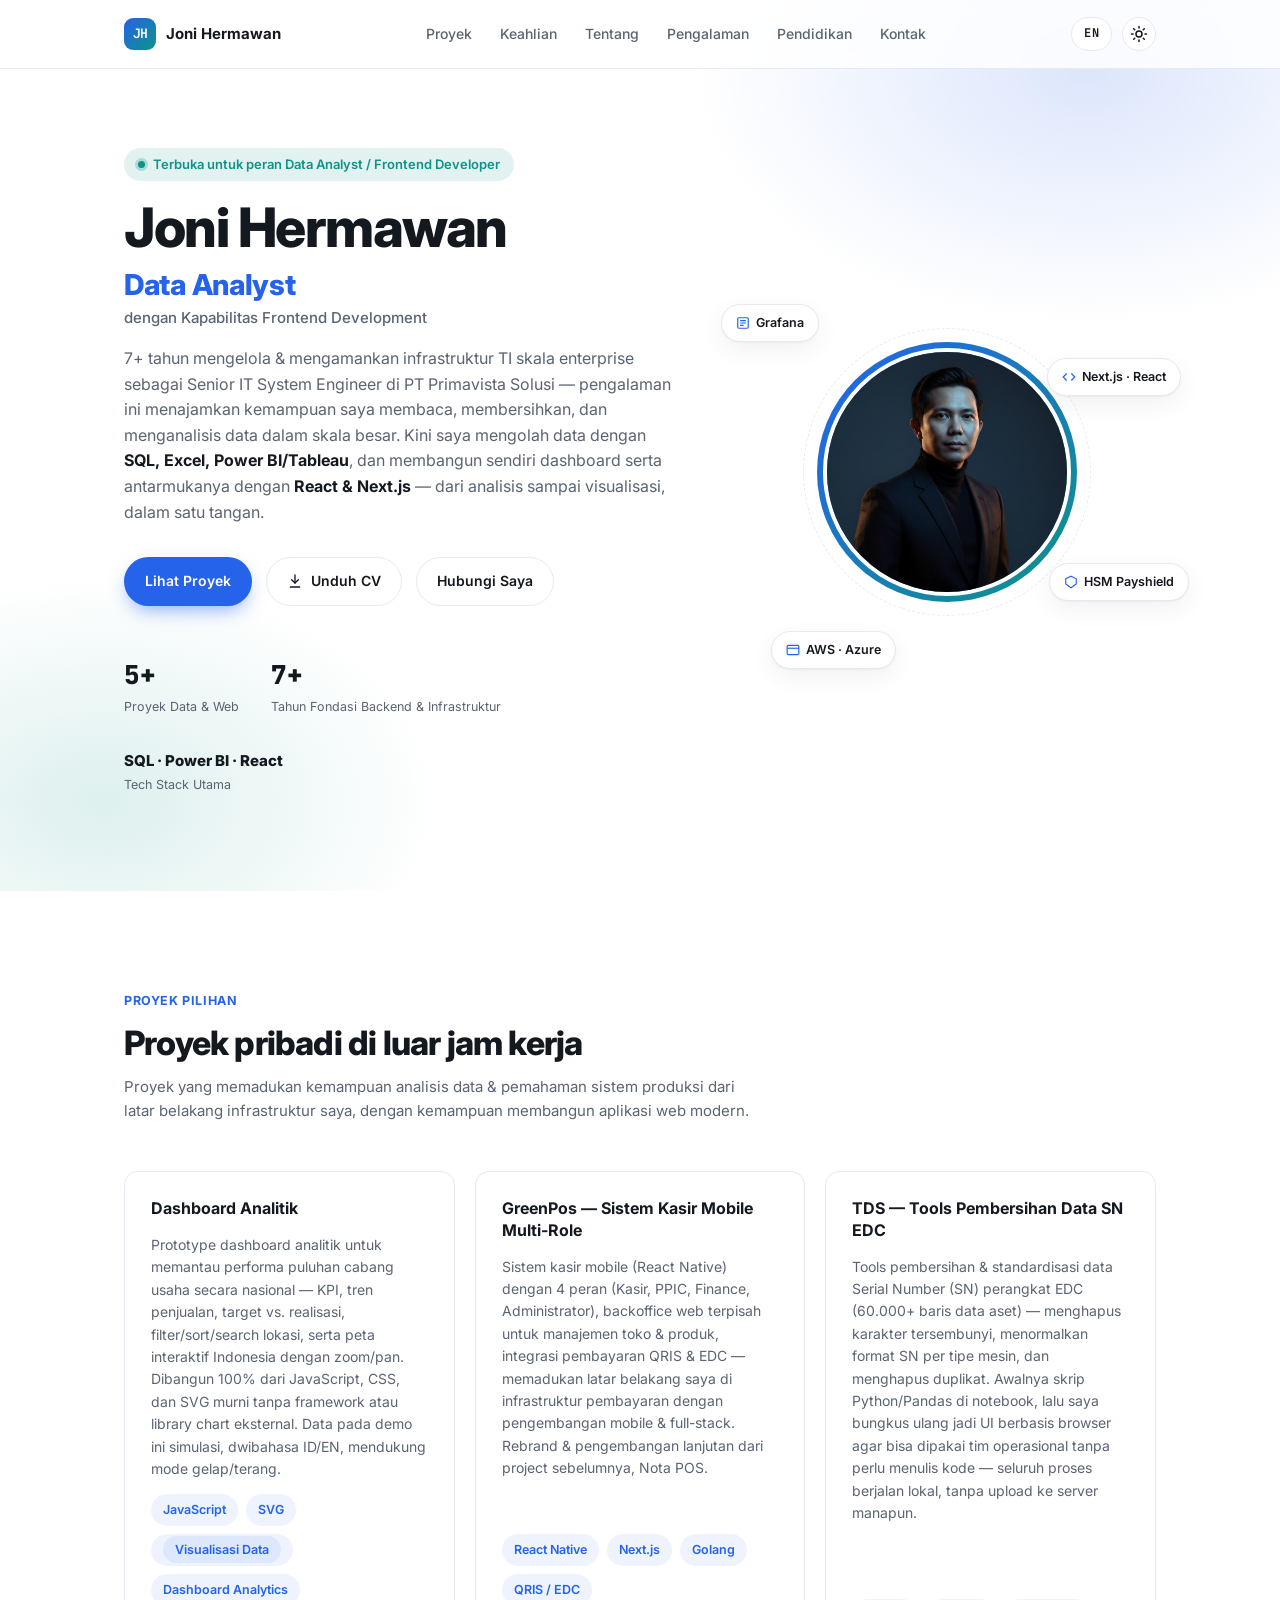
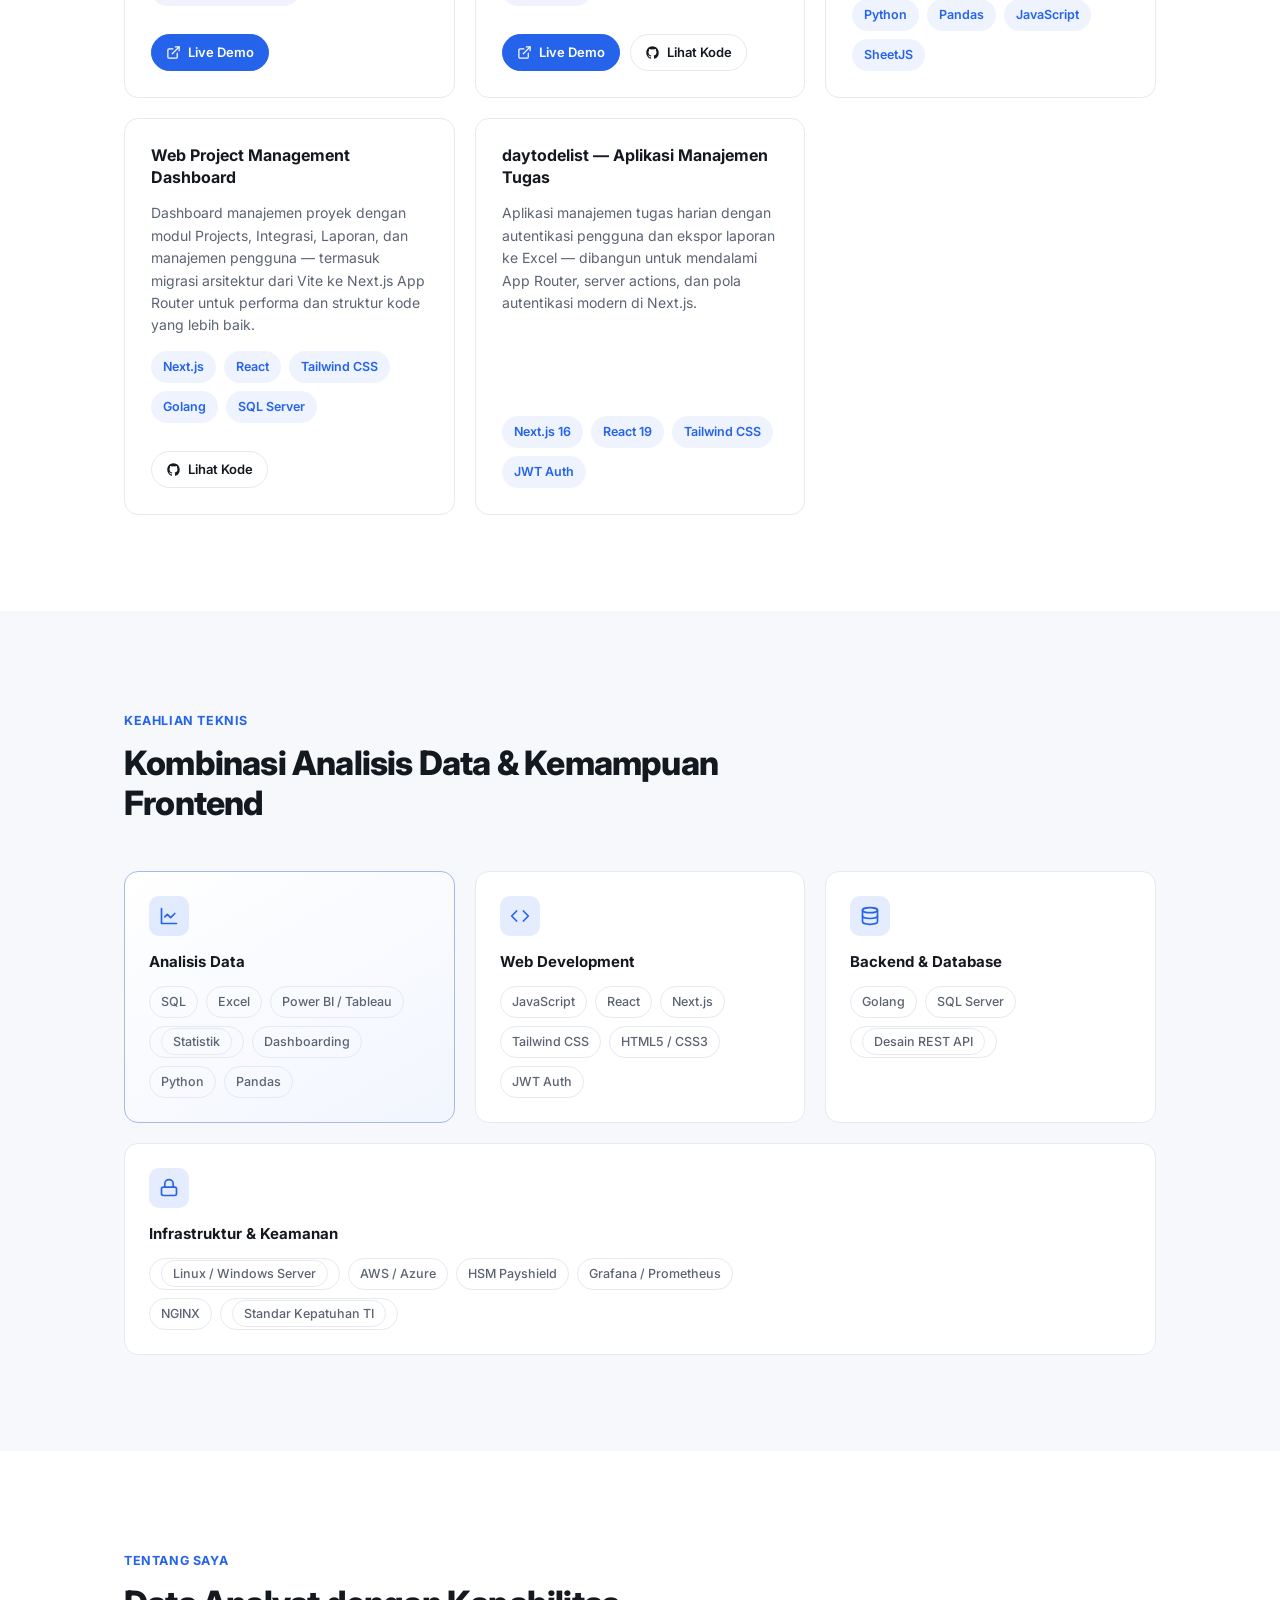
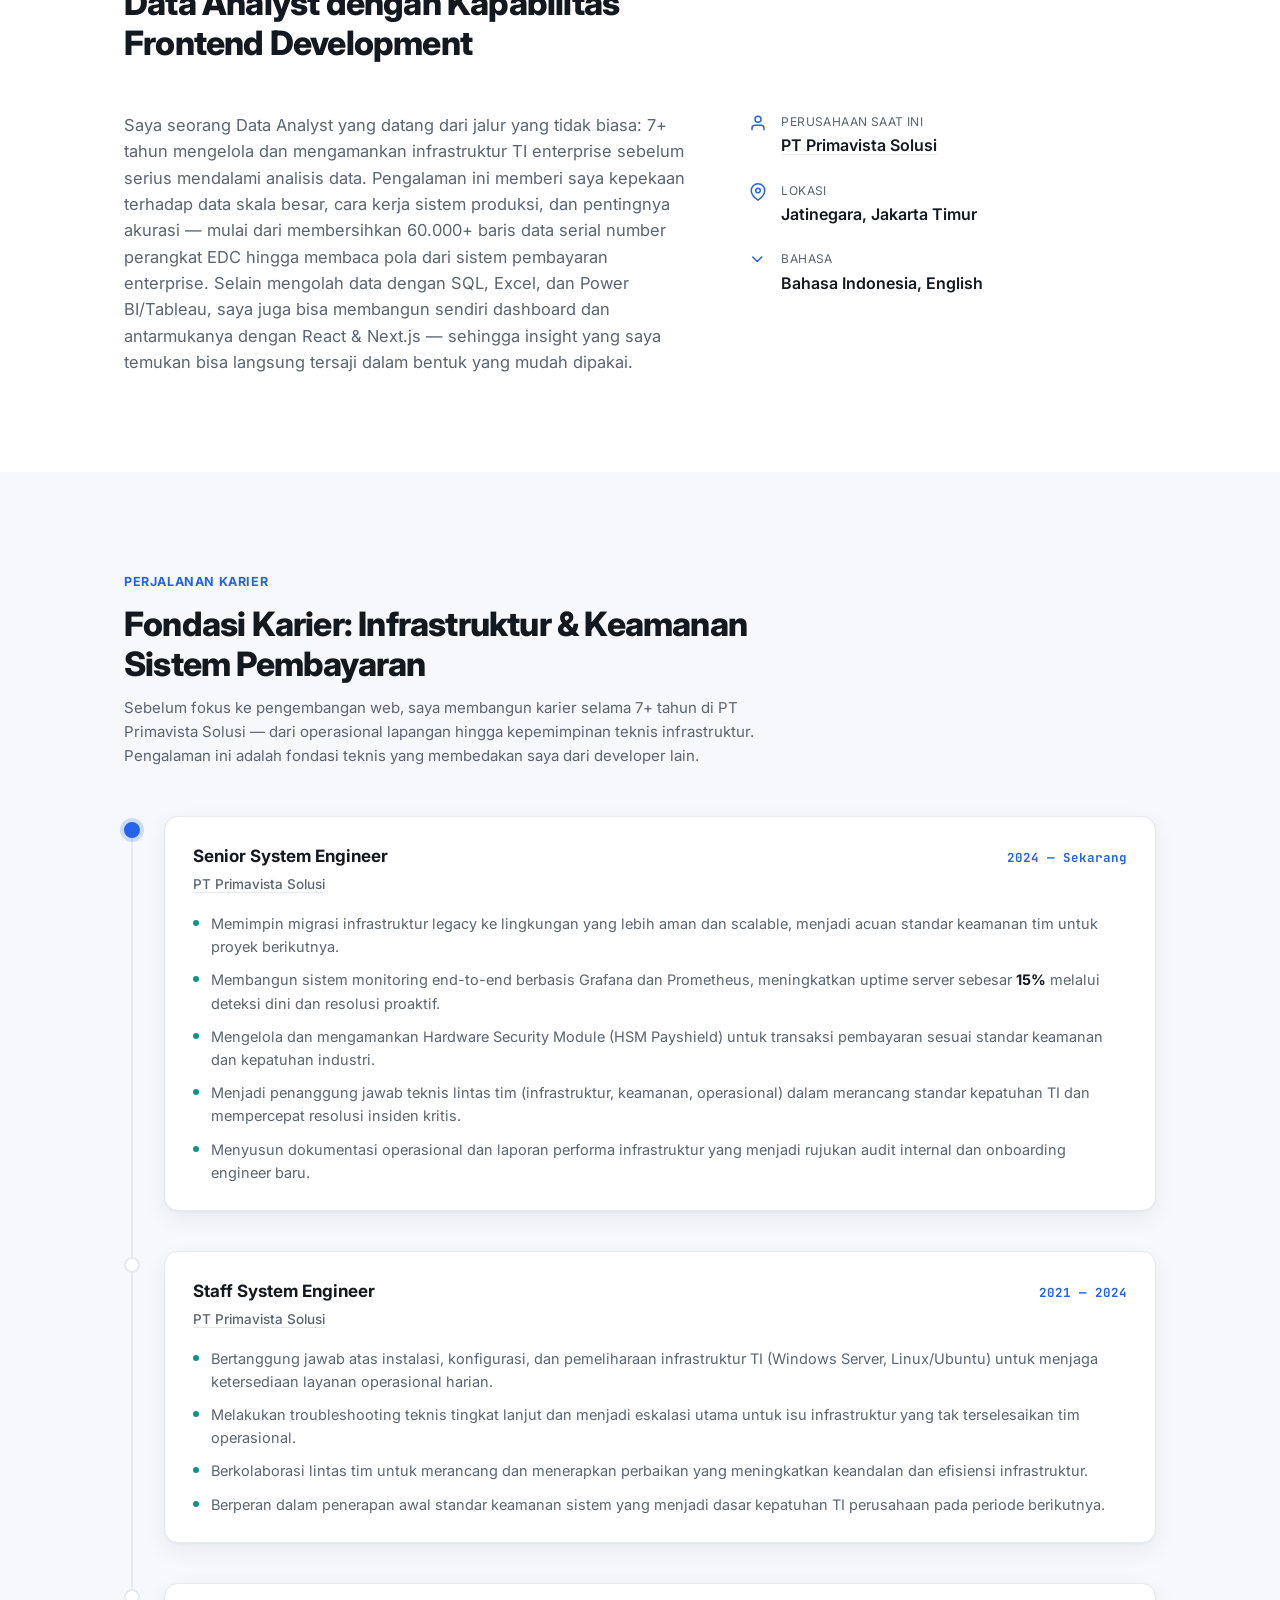
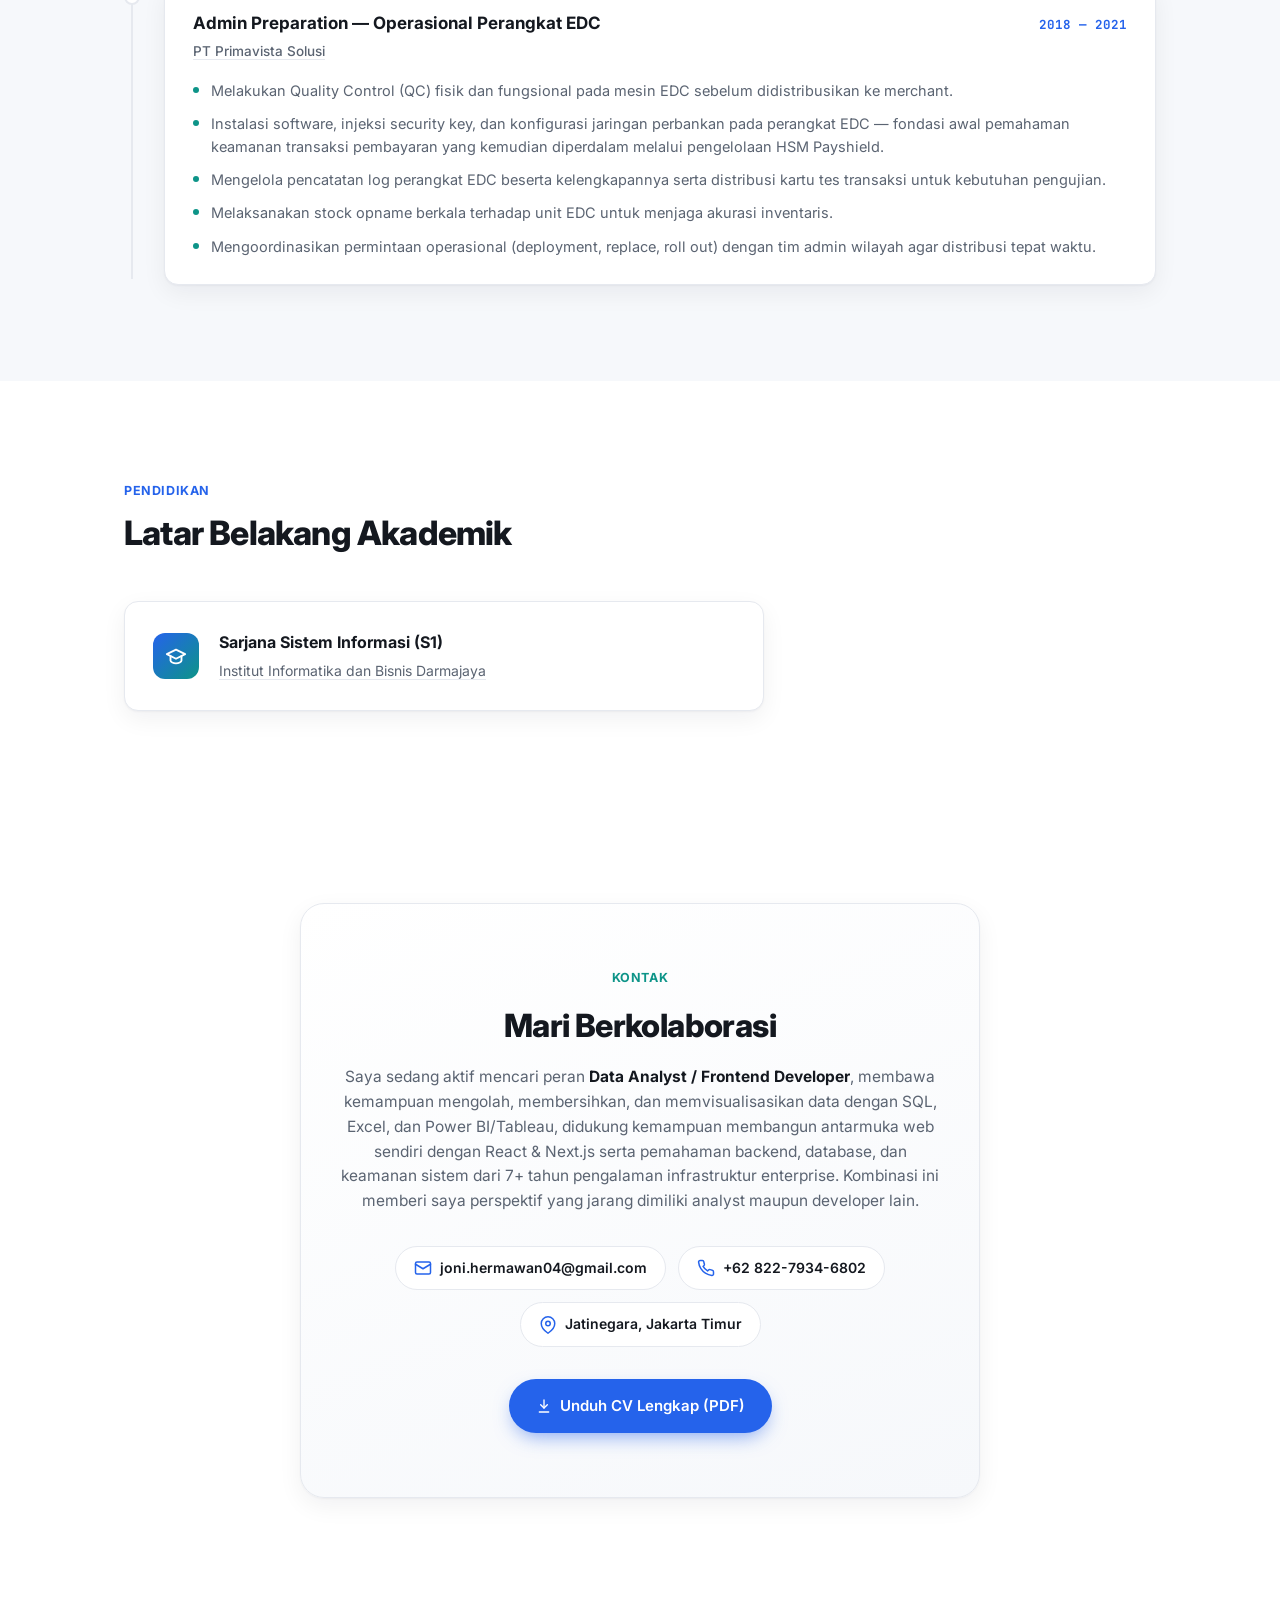
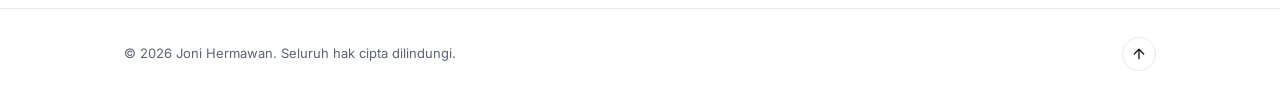
<file: index.html>
<!DOCTYPE html>
<html lang="id" class="is-id">
<head>
<meta charset="UTF-8" />
<meta name="viewport" content="width=device-width, initial-scale=1.0" />
<title>Joni Hermawan — Data Analyst</title>
<meta name="description" content="Joni Hermawan — Data Analyst dengan kemampuan Frontend Development, didukung fondasi 7+ tahun infrastruktur & keamanan sistem pembayaran enterprise. SQL, Power BI, Python, React, Next.js." />

<link rel="icon" type="image/svg+xml" href="assets/img/favicon.svg" />
<link rel="preconnect" href="https://fonts.googleapis.com" />
<link rel="preconnect" href="https://fonts.gstatic.com" crossorigin />
<link href="https://fonts.googleapis.com/css2?family=Inter:wght@400;500;600;700;800&family=JetBrains+Mono:wght@500&display=swap" rel="stylesheet" />
<link rel="stylesheet" href="assets/css/style.css" />

<!-- Google tag (gtag.js) -->
<script async src="https://www.googletagmanager.com/gtag/js?id=G-CFC1H7L8JX"></script>
<script>
  window.dataLayer = window.dataLayer || [];
  function gtag(){dataLayer.push(arguments);}
  gtag('js', new Date());
  gtag('config', 'G-CFC1H7L8JX');
</script>
</head>
<body>

<a class="skip-link" href="#main">Skip to content</a>

<!-- ===== NAVBAR ===== -->
<header class="navbar" id="navbar">
  <div class="container navbar-inner">
    <a href="#home" class="brand">
      <span class="brand-mark">JH</span>
      <span class="brand-name">Joni Hermawan</span>
    </a>

    <nav class="nav-links" id="navLinks">
      <a href="#projects"><span class="lang-id">Proyek</span><span class="lang-en">Projects</span></a>
      <a href="#skills"><span class="lang-id">Keahlian</span><span class="lang-en">Skills</span></a>
      <a href="#about"><span class="lang-id">Tentang</span><span class="lang-en">About</span></a>
      <a href="#experience"><span class="lang-id">Pengalaman</span><span class="lang-en">Experience</span></a>
      <a href="#education"><span class="lang-id">Pendidikan</span><span class="lang-en">Education</span></a>
      <a href="#contact"><span class="lang-id">Kontak</span><span class="lang-en">Contact</span></a>
    </nav>

    <div class="navbar-actions">
      <button id="langToggle" class="pill-btn" type="button" aria-label="Switch language">
        <span class="lang-id">EN</span><span class="lang-en">ID</span>
      </button>
      <button id="themeToggle" class="icon-btn" type="button" aria-label="Toggle dark mode">
        <svg class="icon-sun" width="18" height="18" viewBox="0 0 24 24" fill="none" stroke="currentColor" stroke-width="2" stroke-linecap="round"><circle cx="12" cy="12" r="4"/><path d="M12 2v2M12 20v2M4.93 4.93l1.41 1.41M17.66 17.66l1.41 1.41M2 12h2M20 12h2M4.93 19.07l1.41-1.41M17.66 6.34l1.41-1.41"/></svg>
        <svg class="icon-moon" width="18" height="18" viewBox="0 0 24 24" fill="none" stroke="currentColor" stroke-width="2" stroke-linecap="round"><path d="M21 12.79A9 9 0 1 1 11.21 3 7 7 0 0 0 21 12.79z"/></svg>
      </button>
      <button id="navToggle" class="hamburger" type="button" aria-label="Toggle menu" aria-expanded="false">
        <span></span><span></span><span></span>
      </button>
    </div>
  </div>
</header>

<main id="main">

  <!-- ===== HERO ===== -->
  <section class="hero" id="home">
    <div class="hero-bg" aria-hidden="true"></div>
    <div class="container hero-grid">
      <div class="hero-copy reveal">
        <p class="eyebrow">
          <span class="dot"></span>
          <span class="lang-id">Terbuka untuk peran Data Analyst / Frontend Developer</span>
          <span class="lang-en">Open to Data Analyst / Frontend Developer roles</span>
        </p>
        <h1>Joni Hermawan</h1>
        <p class="role-title">
          <span class="lang-id">Data Analyst</span>
          <span class="lang-en">Data Analyst</span>
        </p>
        <p class="role-subtitle">
          <span class="lang-id">dengan Kapabilitas Frontend Development</span>
          <span class="lang-en">with Frontend Development Capabilities</span>
        </p>
        <p class="tagline">
          <span class="lang-id">7+ tahun mengelola &amp; mengamankan infrastruktur TI skala enterprise sebagai Senior IT System Engineer di PT Primavista Solusi — pengalaman ini menajamkan kemampuan saya membaca, membersihkan, dan menganalisis data dalam skala besar. Kini saya mengolah data dengan <strong>SQL, Excel, Power BI/Tableau</strong>, dan membangun sendiri dashboard serta antarmukanya dengan <strong>React &amp; Next.js</strong> — dari analisis sampai visualisasi, dalam satu tangan.</span>
          <span class="lang-en">7+ years managing and securing enterprise-scale IT infrastructure as a Senior IT System Engineer at PT Primavista Solusi — experience that sharpened my ability to read, clean, and analyze data at scale. I now work with data using <strong>SQL, Excel, Power BI/Tableau</strong>, and build the dashboards and interfaces myself with <strong>React &amp; Next.js</strong> — from analysis to visualization, end to end.</span>
        </p>

        <div class="hero-actions">
          <a href="#projects" class="btn btn-primary">
            <span class="lang-id">Lihat Proyek</span><span class="lang-en">View Projects</span>
          </a>
          <a href="assets/cv/CV_Joni_Hermawan_Indonesia.pdf" class="btn btn-ghost cv-download" download>
            <svg width="16" height="16" viewBox="0 0 24 24" fill="none" stroke="currentColor" stroke-width="2" stroke-linecap="round" stroke-linejoin="round"><path d="M12 3v12"/><path d="m7 10 5 5 5-5"/><path d="M5 21h14"/></svg>
            <span class="lang-id">Unduh CV</span><span class="lang-en">Download CV</span>
          </a>
          <a href="#contact" class="btn btn-ghost">
            <span class="lang-id">Hubungi Saya</span><span class="lang-en">Contact Me</span>
          </a>
        </div>

        <div class="hero-stats">
          <div class="stat">
            <span class="stat-num">5+</span>
            <span class="stat-label"><span class="lang-id">Proyek Data &amp; Web</span><span class="lang-en">Data &amp; Web Projects</span></span>
          </div>
          <div class="stat">
            <span class="stat-num">7+</span>
            <span class="stat-label"><span class="lang-id">Tahun Fondasi Backend &amp; Infrastruktur</span><span class="lang-en">Years Backend &amp; Infrastructure Foundation</span></span>
          </div>
          <div class="stat">
            <span class="stat-num stat-num-compact">SQL · Power BI · React</span>
            <span class="stat-label"><span class="lang-id">Tech Stack Utama</span><span class="lang-en">Core Tech Stack</span></span>
          </div>
        </div>
      </div>

      <div class="hero-visual reveal">
        <div class="avatar-ring">
          <img src="assets/img/profile.jpg" alt="Joni Hermawan" class="avatar-photo" id="avatarPhoto" />
          <div class="avatar-fallback" id="avatarFallback">JH</div>
        </div>
        <div class="badge badge-1"><svg width="14" height="14" viewBox="0 0 24 24" fill="none" stroke="currentColor" stroke-width="2"><rect x="3" y="3" width="18" height="18" rx="2"/><path d="M7 12h10M7 8h10M7 16h6"/></svg>Grafana</div>
        <div class="badge badge-2"><svg width="14" height="14" viewBox="0 0 24 24" fill="none" stroke="currentColor" stroke-width="2"><path d="M12 2l9 4.5v9L12 22l-9-6.5v-9L12 2z"/></svg>HSM Payshield</div>
        <div class="badge badge-3"><svg width="14" height="14" viewBox="0 0 24 24" fill="none" stroke="currentColor" stroke-width="2"><rect x="2" y="4" width="20" height="16" rx="2"/><path d="M2 9h20"/></svg>AWS · Azure</div>
        <div class="badge badge-4"><svg width="14" height="14" viewBox="0 0 24 24" fill="none" stroke="currentColor" stroke-width="2"><polyline points="16 18 22 12 16 6"/><polyline points="8 6 2 12 8 18"/></svg>Next.js · React</div>
      </div>
    </div>
  </section>

  <!-- ===== PROJECTS ===== -->
  <section class="section" id="projects">
    <div class="container">
      <div class="section-head reveal">
        <span class="kicker"><span class="lang-id">Proyek Pilihan</span><span class="lang-en">Selected Projects</span></span>
        <h2><span class="lang-id">Proyek pribadi di luar jam kerja</span><span class="lang-en">Side projects outside working hours</span></h2>
        <p class="section-sub">
          <span class="lang-id">Proyek yang memadukan kemampuan analisis data &amp; pemahaman sistem produksi dari latar belakang infrastruktur saya, dengan kemampuan membangun aplikasi web modern.</span>
          <span class="lang-en">Projects that combine data analysis ability and production-system understanding from my infrastructure background with modern web application development.</span>
        </p>
      </div>

      <div class="projects-grid">

        <article class="project-card reveal">
          <div class="project-card-head">
            <h3><span class="lang-id">Dashboard Analitik</span><span class="lang-en">Analytics Dashboard</span></h3>
          </div>
          <p class="project-desc">
            <span class="lang-id">Prototype dashboard analitik untuk memantau performa puluhan cabang usaha secara nasional — KPI, tren penjualan, target vs. realisasi, filter/sort/search lokasi, serta peta interaktif Indonesia dengan zoom/pan. Dibangun 100% dari JavaScript, CSS, dan SVG murni tanpa framework atau library chart eksternal. Data pada demo ini simulasi, dwibahasa ID/EN, mendukung mode gelap/terang.</span>
            <span class="lang-en">A prototype analytics dashboard for monitoring the performance of dozens of business branches nationwide — KPIs, sales trends, target vs. actual, location filter/sort/search, and an interactive Indonesia map with zoom/pan. Built 100% with vanilla JavaScript, CSS, and SVG, no framework or external chart library. Data in this demo is simulated, bilingual ID/EN, with dark/light mode support.</span>
          </p>
          <div class="tags">
            <span>JavaScript</span><span>SVG</span><span><span class="lang-id">Visualisasi Data</span><span class="lang-en">Data Visualization</span></span><span>Dashboard Analytics</span>
          </div>
          <div class="project-links">
            <a href="https://joni-hermawan.github.io/Dashboard-Analytics/" target="_blank" rel="noopener" class="project-link project-link-primary">
              <svg width="15" height="15" viewBox="0 0 24 24" fill="none" stroke="currentColor" stroke-width="2" stroke-linecap="round" stroke-linejoin="round"><path d="M18 13v6a2 2 0 0 1-2 2H5a2 2 0 0 1-2-2V8a2 2 0 0 1 2-2h6"/><path d="M15 3h6v6"/><path d="M10 14 21 3"/></svg>
              <span class="lang-id">Live Demo</span><span class="lang-en">Live Demo</span>
            </a>
          </div>
        </article>

        <article class="project-card reveal">
          <div class="project-card-head">
            <h3><span class="lang-id">GreenPos — Sistem Kasir Mobile Multi-Role</span><span class="lang-en">GreenPos — Multi-Role Mobile Point of Sale System</span></h3>
          </div>
          <p class="project-desc">
            <span class="lang-id">Sistem kasir mobile (React Native) dengan 4 peran (Kasir, PPIC, Finance, Administrator), backoffice web terpisah untuk manajemen toko &amp; produk, integrasi pembayaran QRIS &amp; EDC — memadukan latar belakang saya di infrastruktur pembayaran dengan pengembangan mobile &amp; full-stack. Rebrand &amp; pengembangan lanjutan dari project sebelumnya, Nota POS.</span>
            <span class="lang-en">A mobile cashier system (React Native) with 4 roles (Cashier, PPIC, Finance, Administrator), a separate web backoffice for store &amp; product management, QRIS &amp; EDC payment integration — combining my payment infrastructure background with mobile &amp; full-stack development. A rebrand and continued evolution of an earlier project, Nota POS.</span>
          </p>
          <div class="tags">
            <span>React Native</span><span>Next.js</span><span>Golang</span><span>QRIS / EDC</span>
          </div>
          <div class="project-links">
            <a href="https://joni-hermawan.github.io/greenpos/" target="_blank" rel="noopener" class="project-link project-link-primary">
              <svg width="15" height="15" viewBox="0 0 24 24" fill="none" stroke="currentColor" stroke-width="2" stroke-linecap="round" stroke-linejoin="round"><path d="M18 13v6a2 2 0 0 1-2 2H5a2 2 0 0 1-2-2V8a2 2 0 0 1 2-2h6"/><path d="M15 3h6v6"/><path d="M10 14 21 3"/></svg>
              <span class="lang-id">Live Demo</span><span class="lang-en">Live Demo</span>
            </a>
            <a href="https://github.com/joni-hermawan/greenpos" target="_blank" rel="noopener" class="project-link">
              <svg width="15" height="15" viewBox="0 0 24 24" fill="currentColor"><path d="M12 2C6.48 2 2 6.58 2 12.25c0 4.53 2.87 8.37 6.84 9.73.5.09.68-.22.68-.49 0-.24-.01-1.04-.01-1.89-2.78.62-3.37-1.22-3.37-1.22-.45-1.18-1.11-1.5-1.11-1.5-.91-.64.07-.63.07-.63 1 .07 1.53 1.06 1.53 1.06.89 1.56 2.34 1.11 2.91.85.09-.66.35-1.11.63-1.37-2.22-.26-4.56-1.14-4.56-5.07 0-1.12.39-2.03 1.03-2.75-.1-.26-.45-1.31.1-2.72 0 0 .84-.28 2.75 1.05a9.3 9.3 0 0 1 5 0c1.91-1.33 2.75-1.05 2.75-1.05.55 1.41.2 2.46.1 2.72.64.72 1.03 1.63 1.03 2.75 0 3.94-2.34 4.8-4.57 5.06.36.32.68.94.68 1.9 0 1.37-.01 2.48-.01 2.82 0 .27.18.59.69.49A10.26 10.26 0 0 0 22 12.25C22 6.58 17.52 2 12 2z"/></svg>
              <span class="lang-id">Lihat Kode</span><span class="lang-en">View Code</span>
            </a>
          </div>
        </article>

        <article class="project-card reveal">
          <div class="project-card-head">
            <h3><span class="lang-id">TDS — Tools Pembersihan Data SN EDC</span><span class="lang-en">TDS — EDC Serial Number Data Cleaner</span></h3>
          </div>
          <p class="project-desc">
            <span class="lang-id">Tools pembersihan &amp; standardisasi data Serial Number (SN) perangkat EDC (60.000+ baris data aset) — menghapus karakter tersembunyi, menormalkan format SN per tipe mesin, dan menghapus duplikat. Awalnya skrip Python/Pandas di notebook, lalu saya bungkus ulang jadi UI berbasis browser agar bisa dipakai tim operasional tanpa perlu menulis kode — seluruh proses berjalan lokal, tanpa upload ke server manapun.</span>
            <span class="lang-en">A cleaning &amp; standardization tool for EDC device Serial Number (SN) data (60,000+ asset records) — strips hidden characters, normalizes SN formats per device type, and removes duplicates. Originally a Python/Pandas notebook script, later repackaged into a browser-based UI so the operations team could use it without writing code — all processing runs locally, with no server upload.</span>
          </p>
          <div class="tags">
            <span>Python</span><span>Pandas</span><span>JavaScript</span><span>SheetJS</span>
          </div>
        </article>

        <article class="project-card reveal">
          <div class="project-card-head">
            <h3><span class="lang-id">Web Project Management Dashboard</span><span class="lang-en">Web Project Management Dashboard</span></h3>
          </div>
          <p class="project-desc">
            <span class="lang-id">Dashboard manajemen proyek dengan modul Projects, Integrasi, Laporan, dan manajemen pengguna — termasuk migrasi arsitektur dari Vite ke Next.js App Router untuk performa dan struktur kode yang lebih baik.</span>
            <span class="lang-en">Project management dashboard with modules for Projects, Integrations, Reports, and user management — including an architecture migration from Vite to the Next.js App Router for better performance and code structure.</span>
          </p>
          <div class="tags">
            <span>Next.js</span><span>React</span><span>Tailwind CSS</span><span>Golang</span><span>SQL Server</span>
          </div>
          <div class="project-links">
            <a href="https://github.com/joni-hermawan/web-project-management-dashboard" target="_blank" rel="noopener" class="project-link">
              <svg width="15" height="15" viewBox="0 0 24 24" fill="currentColor"><path d="M12 2C6.48 2 2 6.58 2 12.25c0 4.53 2.87 8.37 6.84 9.73.5.09.68-.22.68-.49 0-.24-.01-1.04-.01-1.89-2.78.62-3.37-1.22-3.37-1.22-.45-1.18-1.11-1.5-1.11-1.5-.91-.64.07-.63.07-.63 1 .07 1.53 1.06 1.53 1.06.89 1.56 2.34 1.11 2.91.85.09-.66.35-1.11.63-1.37-2.22-.26-4.56-1.14-4.56-5.07 0-1.12.39-2.03 1.03-2.75-.1-.26-.45-1.31.1-2.72 0 0 .84-.28 2.75 1.05a9.3 9.3 0 0 1 5 0c1.91-1.33 2.75-1.05 2.75-1.05.55 1.41.2 2.46.1 2.72.64.72 1.03 1.63 1.03 2.75 0 3.94-2.34 4.8-4.57 5.06.36.32.68.94.68 1.9 0 1.37-.01 2.48-.01 2.82 0 .27.18.59.69.49A10.26 10.26 0 0 0 22 12.25C22 6.58 17.52 2 12 2z"/></svg>
              <span class="lang-id">Lihat Kode</span><span class="lang-en">View Code</span>
            </a>
          </div>
        </article>

        <article class="project-card reveal">
          <div class="project-card-head">
            <h3><span class="lang-id">daytodelist — Aplikasi Manajemen Tugas</span><span class="lang-en">daytodelist — Task Management App</span></h3>
          </div>
          <p class="project-desc">
            <span class="lang-id">Aplikasi manajemen tugas harian dengan autentikasi pengguna dan ekspor laporan ke Excel — dibangun untuk mendalami App Router, server actions, dan pola autentikasi modern di Next.js.</span>
            <span class="lang-en">Daily task management app with user authentication and Excel report export — built to deepen my hands-on experience with the Next.js App Router, server actions, and modern authentication patterns.</span>
          </p>
          <div class="tags">
            <span>Next.js 16</span><span>React 19</span><span>Tailwind CSS</span><span>JWT Auth</span>
          </div>
        </article>

      </div>
    </div>
  </section>

  <!-- ===== SKILLS ===== -->
  <section class="section section-alt" id="skills">
    <div class="container">
      <div class="section-head reveal">
        <span class="kicker"><span class="lang-id">Keahlian Teknis</span><span class="lang-en">Technical Skills</span></span>
        <h2><span class="lang-id">Kombinasi Analisis Data &amp; Kemampuan Frontend</span><span class="lang-en">Data Analysis Skills, Backed by Frontend Development Ability</span></h2>
      </div>

      <div class="skills-grid">
        <div class="skill-card skill-card-highlight reveal">
          <div class="skill-icon">
            <svg width="20" height="20" viewBox="0 0 24 24" fill="none" stroke="currentColor" stroke-width="2" stroke-linecap="round" stroke-linejoin="round"><path d="M3 3v18h18"/><path d="m19 9-5 5-4-4-3 3"/></svg>
          </div>
          <h3><span class="lang-id">Analisis Data</span><span class="lang-en">Data Analysis</span></h3>
          <div class="tags">
            <span>SQL</span><span>Excel</span><span>Power BI / Tableau</span><span><span class="lang-id">Statistik</span><span class="lang-en">Statistics</span></span><span>Dashboarding</span><span>Python</span><span>Pandas</span>
          </div>
        </div>

        <div class="skill-card reveal">
          <div class="skill-icon">
            <svg width="20" height="20" viewBox="0 0 24 24" fill="none" stroke="currentColor" stroke-width="2" stroke-linecap="round" stroke-linejoin="round"><polyline points="16 18 22 12 16 6"/><polyline points="8 6 2 12 8 18"/></svg>
          </div>
          <h3><span class="lang-id">Web Development</span><span class="lang-en">Web Development</span></h3>
          <div class="tags">
            <span>JavaScript</span><span>React</span><span>Next.js</span><span>Tailwind CSS</span><span>HTML5 / CSS3</span><span>JWT Auth</span>
          </div>
        </div>

        <div class="skill-card reveal">
          <div class="skill-icon">
            <svg width="20" height="20" viewBox="0 0 24 24" fill="none" stroke="currentColor" stroke-width="2" stroke-linecap="round" stroke-linejoin="round"><ellipse cx="12" cy="5" rx="9" ry="3"/><path d="M3 5v14c0 1.66 4 3 9 3s9-1.34 9-3V5"/><path d="M3 12c0 1.66 4 3 9 3s9-1.34 9-3"/></svg>
          </div>
          <h3><span class="lang-id">Backend &amp; Database</span><span class="lang-en">Backend &amp; Database</span></h3>
          <div class="tags">
            <span>Golang</span><span>SQL Server</span><span><span class="lang-id">Desain REST API</span><span class="lang-en">REST API Design</span></span>
          </div>
        </div>

        <div class="skill-card skill-card-wide reveal">
          <div class="skill-icon">
            <svg width="20" height="20" viewBox="0 0 24 24" fill="none" stroke="currentColor" stroke-width="2" stroke-linecap="round" stroke-linejoin="round"><rect x="3" y="11" width="18" height="10" rx="2"/><path d="M7 11V7a5 5 0 0 1 10 0v4"/></svg>
          </div>
          <h3><span class="lang-id">Infrastruktur &amp; Keamanan</span><span class="lang-en">Infrastructure &amp; Security</span></h3>
          <div class="tags">
            <span><span class="lang-id">Linux / Windows Server</span><span class="lang-en">Linux / Windows Server</span></span><span>AWS / Azure</span><span>HSM Payshield</span><span>Grafana / Prometheus</span><span>NGINX</span><span><span class="lang-id">Standar Kepatuhan TI</span><span class="lang-en">IT Compliance Standards</span></span>
          </div>
        </div>
      </div>
    </div>
  </section>

  <!-- ===== ABOUT ===== -->
  <section class="section" id="about">
    <div class="container">
      <div class="section-head reveal">
        <span class="kicker"><span class="lang-id">Tentang Saya</span><span class="lang-en">About Me</span></span>
        <h2><span class="lang-id">Data Analyst dengan Kapabilitas Frontend Development</span><span class="lang-en">A Data Analyst With Frontend Development Capabilities</span></h2>
      </div>

      <div class="about-grid">
        <p class="about-text reveal">
          <span class="lang-id">Saya seorang Data Analyst yang datang dari jalur yang tidak biasa: 7+ tahun mengelola dan mengamankan infrastruktur TI enterprise sebelum serius mendalami analisis data. Pengalaman ini memberi saya kepekaan terhadap data skala besar, cara kerja sistem produksi, dan pentingnya akurasi — mulai dari membersihkan 60.000+ baris data serial number perangkat EDC hingga membaca pola dari sistem pembayaran enterprise. Selain mengolah data dengan SQL, Excel, dan Power BI/Tableau, saya juga bisa membangun sendiri dashboard dan antarmukanya dengan React &amp; Next.js — sehingga insight yang saya temukan bisa langsung tersaji dalam bentuk yang mudah dipakai.</span>
          <span class="lang-en">I'm a Data Analyst who came from an unusual path: 7+ years managing and securing enterprise IT infrastructure before seriously diving into data analysis. That experience gave me an eye for large-scale data, how production systems actually work, and why accuracy matters — from cleaning 60,000+ rows of EDC device serial number data to reading patterns in enterprise payment systems. Beyond working with data using SQL, Excel, and Power BI/Tableau, I can also build the dashboards and interfaces myself with React &amp; Next.js — so the insights I find can be delivered directly in a usable, ready-to-act-on form.</span>
        </p>

        <div class="about-facts reveal">
          <div class="fact">
            <svg width="18" height="18" viewBox="0 0 24 24" fill="none" stroke="currentColor" stroke-width="2" stroke-linecap="round" stroke-linejoin="round"><path d="M20 21v-2a4 4 0 0 0-4-4H8a4 4 0 0 0-4 4v2"/><circle cx="12" cy="7" r="4"/></svg>
            <div>
              <span class="fact-label"><span class="lang-id">Perusahaan Saat Ini</span><span class="lang-en">Current Company</span></span>
              <span class="fact-value"><a href="https://primavista-solusi.com" target="_blank" rel="noopener">PT Primavista Solusi</a></span>
            </div>
          </div>
          <div class="fact">
            <svg width="18" height="18" viewBox="0 0 24 24" fill="none" stroke="currentColor" stroke-width="2" stroke-linecap="round" stroke-linejoin="round"><path d="M21 10c0 7-9 13-9 13s-9-6-9-13a9 9 0 0 1 18 0z"/><circle cx="12" cy="10" r="3"/></svg>
            <div>
              <span class="fact-label"><span class="lang-id">Lokasi</span><span class="lang-en">Location</span></span>
              <span class="fact-value">Jatinegara, Jakarta Timur</span>
            </div>
          </div>
          <div class="fact">
            <svg width="18" height="18" viewBox="0 0 24 24" fill="none" stroke="currentColor" stroke-width="2" stroke-linecap="round" stroke-linejoin="round"><path d="M5 8l6 6 6-6"/></svg>
            <div>
              <span class="fact-label"><span class="lang-id">Bahasa</span><span class="lang-en">Languages</span></span>
              <span class="fact-value">Bahasa Indonesia, English</span>
            </div>
          </div>
        </div>
      </div>
    </div>
  </section>

  <!-- ===== EXPERIENCE ===== -->
  <section class="section section-alt" id="experience">
    <div class="container">
      <div class="section-head reveal">
        <span class="kicker"><span class="lang-id">Perjalanan Karier</span><span class="lang-en">Career Journey</span></span>
        <h2><span class="lang-id">Fondasi Karier: Infrastruktur &amp; Keamanan Sistem Pembayaran</span><span class="lang-en">Career Foundation: Infrastructure &amp; Payment Security Systems</span></h2>
        <p class="section-sub">
          <span class="lang-id">Sebelum fokus ke pengembangan web, saya membangun karier selama 7+ tahun di PT Primavista Solusi — dari operasional lapangan hingga kepemimpinan teknis infrastruktur. Pengalaman ini adalah fondasi teknis yang membedakan saya dari developer lain.</span>
          <span class="lang-en">Before focusing on web development, I built a 7+ year career at PT Primavista Solusi — from field operations to technical infrastructure leadership. This experience is the technical foundation that sets me apart from other developers.</span>
        </p>
      </div>

      <div class="timeline">

        <article class="timeline-item reveal">
          <div class="timeline-dot timeline-dot-current"></div>
          <div class="timeline-card">
            <div class="timeline-card-head">
              <h3><span class="lang-id">Senior System Engineer</span><span class="lang-en">Senior System Engineer</span></h3>
              <span class="period"><span class="lang-id">2024 — Sekarang</span><span class="lang-en">2024 — Present</span></span>
            </div>
            <p class="company"><a href="https://primavista-solusi.com" target="_blank" rel="noopener">PT Primavista Solusi</a></p>
            <ul>
              <li><span class="lang-id">Memimpin migrasi infrastruktur legacy ke lingkungan yang lebih aman dan scalable, menjadi acuan standar keamanan tim untuk proyek berikutnya.</span><span class="lang-en">Led legacy infrastructure migration to a safer, more scalable environment, establishing the team's security standard for future projects.</span></li>
              <li><span class="lang-id">Membangun sistem monitoring end-to-end berbasis Grafana dan Prometheus, meningkatkan uptime server sebesar <strong>15%</strong> melalui deteksi dini dan resolusi proaktif.</span><span class="lang-en">Built an end-to-end monitoring system with Grafana and Prometheus, improving server uptime by <strong>15%</strong> through early detection and proactive resolution.</span></li>
              <li><span class="lang-id">Mengelola dan mengamankan Hardware Security Module (HSM Payshield) untuk transaksi pembayaran sesuai standar keamanan dan kepatuhan industri.</span><span class="lang-en">Managed and secured a Hardware Security Module (HSM Payshield) for payment transactions in line with industry security and compliance standards.</span></li>
              <li><span class="lang-id">Menjadi penanggung jawab teknis lintas tim (infrastruktur, keamanan, operasional) dalam merancang standar kepatuhan TI dan mempercepat resolusi insiden kritis.</span><span class="lang-en">Served as cross-team technical lead (infrastructure, security, operations) designing IT compliance standards and accelerating critical incident resolution.</span></li>
              <li><span class="lang-id">Menyusun dokumentasi operasional dan laporan performa infrastruktur yang menjadi rujukan audit internal dan onboarding engineer baru.</span><span class="lang-en">Authored operational documentation and infrastructure performance reports used for internal audits and new engineer onboarding.</span></li>
            </ul>
          </div>
        </article>

        <article class="timeline-item reveal">
          <div class="timeline-dot"></div>
          <div class="timeline-card">
            <div class="timeline-card-head">
              <h3><span class="lang-id">Staff System Engineer</span><span class="lang-en">Staff System Engineer</span></h3>
              <span class="period">2021 — 2024</span>
            </div>
            <p class="company"><a href="https://primavista-solusi.com" target="_blank" rel="noopener">PT Primavista Solusi</a></p>
            <ul>
              <li><span class="lang-id">Bertanggung jawab atas instalasi, konfigurasi, dan pemeliharaan infrastruktur TI (Windows Server, Linux/Ubuntu) untuk menjaga ketersediaan layanan operasional harian.</span><span class="lang-en">Responsible for installation, configuration, and maintenance of IT infrastructure (Windows Server, Linux/Ubuntu) to maintain daily operational service availability.</span></li>
              <li><span class="lang-id">Melakukan troubleshooting teknis tingkat lanjut dan menjadi eskalasi utama untuk isu infrastruktur yang tak terselesaikan tim operasional.</span><span class="lang-en">Performed advanced technical troubleshooting and served as the primary escalation point for unresolved infrastructure issues.</span></li>
              <li><span class="lang-id">Berkolaborasi lintas tim untuk merancang dan menerapkan perbaikan yang meningkatkan keandalan dan efisiensi infrastruktur.</span><span class="lang-en">Collaborated cross-functionally to design and implement improvements that increased infrastructure reliability and efficiency.</span></li>
              <li><span class="lang-id">Berperan dalam penerapan awal standar keamanan sistem yang menjadi dasar kepatuhan TI perusahaan pada periode berikutnya.</span><span class="lang-en">Contributed to the early rollout of system security standards that later became the foundation of the company's IT compliance framework.</span></li>
            </ul>
          </div>
        </article>

        <article class="timeline-item reveal">
          <div class="timeline-dot"></div>
          <div class="timeline-card">
            <div class="timeline-card-head">
              <h3><span class="lang-id">Admin Preparation — Operasional Perangkat EDC</span><span class="lang-en">Admin Preparation — EDC Device Operations</span></h3>
              <span class="period">2018 — 2021</span>
            </div>
            <p class="company"><a href="https://primavista-solusi.com" target="_blank" rel="noopener">PT Primavista Solusi</a></p>
            <ul>
              <li><span class="lang-id">Melakukan Quality Control (QC) fisik dan fungsional pada mesin EDC sebelum didistribusikan ke merchant.</span><span class="lang-en">Performed physical and functional Quality Control (QC) on EDC machines before distribution to merchants.</span></li>
              <li><span class="lang-id">Instalasi software, injeksi security key, dan konfigurasi jaringan perbankan pada perangkat EDC — fondasi awal pemahaman keamanan transaksi pembayaran yang kemudian diperdalam melalui pengelolaan HSM Payshield.</span><span class="lang-en">Installed software, injected security keys, and configured banking network settings on EDC devices — the foundation of my payment security expertise, later deepened through HSM Payshield management.</span></li>
              <li><span class="lang-id">Mengelola pencatatan log perangkat EDC beserta kelengkapannya serta distribusi kartu tes transaksi untuk kebutuhan pengujian.</span><span class="lang-en">Managed EDC device logs and accessories, and distributed test transaction cards for testing purposes.</span></li>
              <li><span class="lang-id">Melaksanakan stock opname berkala terhadap unit EDC untuk menjaga akurasi inventaris.</span><span class="lang-en">Conducted periodic stock opname of EDC units to maintain inventory accuracy.</span></li>
              <li><span class="lang-id">Mengoordinasikan permintaan operasional (deployment, replace, roll out) dengan tim admin wilayah agar distribusi tepat waktu.</span><span class="lang-en">Coordinated operational requests (deployment, replacement, roll-out) with regional admin teams to ensure timely distribution.</span></li>
            </ul>
          </div>
        </article>

      </div>
    </div>
  </section>

  <!-- ===== EDUCATION ===== -->
  <section class="section" id="education">
    <div class="container">
      <div class="section-head reveal">
        <span class="kicker"><span class="lang-id">Pendidikan</span><span class="lang-en">Education</span></span>
        <h2><span class="lang-id">Latar Belakang Akademik</span><span class="lang-en">Academic Background</span></h2>
      </div>

      <div class="edu-card reveal">
        <div class="edu-icon">
          <svg width="22" height="22" viewBox="0 0 24 24" fill="none" stroke="currentColor" stroke-width="2" stroke-linecap="round" stroke-linejoin="round"><path d="M22 10L12 5 2 10l10 5 10-5z"/><path d="M6 12v5c0 1.5 3 3 6 3s6-1.5 6-3v-5"/></svg>
        </div>
        <div>
          <h3><span class="lang-id">Sarjana Sistem Informasi (S1)</span><span class="lang-en">Bachelor's Degree in Information Systems (S1)</span></h3>
          <p><a href="https://darmajaya.ac.id" target="_blank" rel="noopener">Institut Informatika dan Bisnis Darmajaya</a></p>
        </div>
      </div>
    </div>
  </section>

  <!-- ===== CONTACT ===== -->
  <section class="section contact" id="contact">
    <div class="container">
      <div class="contact-box reveal">
        <span class="kicker light"><span class="lang-id">Kontak</span><span class="lang-en">Contact</span></span>
        <h2><span class="lang-id">Mari Berkolaborasi</span><span class="lang-en">Let's Work Together</span></h2>
        <p>
          <span class="lang-id">Saya sedang aktif mencari peran <strong>Data Analyst / Frontend Developer</strong>, membawa kemampuan mengolah, membersihkan, dan memvisualisasikan data dengan SQL, Excel, dan Power BI/Tableau, didukung kemampuan membangun antarmuka web sendiri dengan React &amp; Next.js serta pemahaman backend, database, dan keamanan sistem dari 7+ tahun pengalaman infrastruktur enterprise. Kombinasi ini memberi saya perspektif yang jarang dimiliki analyst maupun developer lain.</span>
          <span class="lang-en">I'm actively looking for <strong>Data Analyst / Frontend Developer</strong> roles, bringing the ability to process, clean, and visualize data with SQL, Excel, and Power BI/Tableau, backed by the ability to build web interfaces myself with React &amp; Next.js and backend, database, and security understanding from 7+ years of enterprise infrastructure experience. This combination gives me a perspective few analysts or developers have.</span>
        </p>

        <div class="contact-links">
          <a href="mailto:joni.hermawan04@gmail.com" class="contact-link">
            <svg width="18" height="18" viewBox="0 0 24 24" fill="none" stroke="currentColor" stroke-width="2" stroke-linecap="round" stroke-linejoin="round"><rect x="2" y="4" width="20" height="16" rx="2"/><path d="m22 7-10 6L2 7"/></svg>
            joni.hermawan04@gmail.com
          </a>
          <a href="https://wa.me/6282279346802" target="_blank" rel="noopener" class="contact-link">
            <svg width="18" height="18" viewBox="0 0 24 24" fill="none" stroke="currentColor" stroke-width="2" stroke-linecap="round" stroke-linejoin="round"><path d="M22 16.92v3a2 2 0 0 1-2.18 2 19.79 19.79 0 0 1-8.63-3.07 19.5 19.5 0 0 1-6-6 19.79 19.79 0 0 1-3.07-8.67A2 2 0 0 1 4.11 2h3a2 2 0 0 1 2 1.72c.127.96.361 1.903.7 2.81a2 2 0 0 1-.45 2.11L8.09 9.91a16 16 0 0 0 6 6l1.27-1.27a2 2 0 0 1 2.11-.45c.907.339 1.85.573 2.81.7A2 2 0 0 1 22 16.92z"/></svg>
            +62 822-7934-6802
          </a>
          <span class="contact-link contact-link-static">
            <svg width="18" height="18" viewBox="0 0 24 24" fill="none" stroke="currentColor" stroke-width="2" stroke-linecap="round" stroke-linejoin="round"><path d="M21 10c0 7-9 13-9 13s-9-6-9-13a9 9 0 0 1 18 0z"/><circle cx="12" cy="10" r="3"/></svg>
            Jatinegara, Jakarta Timur
          </span>
        </div>

        <a href="assets/cv/CV_Joni_Hermawan_Indonesia.pdf" class="btn btn-primary btn-lg cv-download" download>
          <svg width="16" height="16" viewBox="0 0 24 24" fill="none" stroke="currentColor" stroke-width="2" stroke-linecap="round" stroke-linejoin="round"><path d="M12 3v12"/><path d="m7 10 5 5 5-5"/><path d="M5 21h14"/></svg>
          <span class="lang-id">Unduh CV Lengkap (PDF)</span><span class="lang-en">Download Full CV (PDF)</span>
        </a>
      </div>
    </div>
  </section>

</main>

<footer class="footer">
  <div class="container footer-inner">
    <p>&copy; <span id="year"></span> Joni Hermawan. <span class="lang-id">Seluruh hak cipta dilindungi.</span><span class="lang-en">All rights reserved.</span></p>
    <button id="toTop" class="icon-btn" type="button" aria-label="Back to top">
      <svg width="16" height="16" viewBox="0 0 24 24" fill="none" stroke="currentColor" stroke-width="2" stroke-linecap="round" stroke-linejoin="round"><path d="M12 19V5"/><path d="m5 12 7-7 7 7"/></svg>
    </button>
  </div>
</footer>

<script src="assets/js/script.js"></script>
</body>
</html>
</file>
<file: assets/css/style.css>
/* ===== Design tokens ===== */
:root {
  --bg: #ffffff;
  --bg-alt: #f6f8fb;
  --surface: #ffffff;
  --text: #14181f;
  --text-muted: #5b6472;
  --border: #e6e9ef;
  --accent: #2563eb;
  --accent-2: #0d9488;
  --accent-contrast: #ffffff;
  --shadow: 0 1px 2px rgba(16, 24, 40, .04), 0 8px 24px rgba(16, 24, 40, .06);
  --radius: 14px;
  --radius-sm: 9px;
  --font-sans: 'Inter', -apple-system, BlinkMacSystemFont, 'Segoe UI', sans-serif;
  --font-mono: 'JetBrains Mono', ui-monospace, monospace;
  color-scheme: light;
}

html[data-theme="dark"] {
  --bg: #0b0e14;
  --bg-alt: #10141c;
  --surface: #141922;
  --text: #e9edf4;
  --text-muted: #8b95a7;
  --border: #232a37;
  --accent: #5b8def;
  --accent-2: #2dd4bf;
  --accent-contrast: #071019;
  --shadow: 0 1px 2px rgba(0,0,0,.3), 0 12px 32px rgba(0,0,0,.35);
  color-scheme: dark;
}

@media (prefers-color-scheme: dark) {
  html:not([data-theme="light"]) {
    --bg: #0b0e14;
    --bg-alt: #10141c;
    --surface: #141922;
    --text: #e9edf4;
    --text-muted: #8b95a7;
    --border: #232a37;
    --accent: #5b8def;
    --accent-2: #2dd4bf;
    --accent-contrast: #071019;
    --shadow: 0 1px 2px rgba(0,0,0,.3), 0 12px 32px rgba(0,0,0,.35);
    color-scheme: dark;
  }
}

/* ===== Reset ===== */
* { box-sizing: border-box; }
html { scroll-behavior: smooth; scroll-padding-top: 84px; }
body {
  margin: 0;
  background: var(--bg);
  color: var(--text);
  font-family: var(--font-sans);
  line-height: 1.6;
  -webkit-font-smoothing: antialiased;
  transition: background .25s ease, color .25s ease;
}
img { max-width: 100%; display: block; }
a { color: inherit; text-decoration: none; }
ul { margin: 0; padding: 0; list-style: none; }
h1, h2, h3, p { margin: 0; }
button { font: inherit; cursor: pointer; }

.container { max-width: 1080px; margin: 0 auto; padding: 0 24px; }

.skip-link {
  position: absolute; left: -999px; top: 0;
  background: var(--accent); color: #fff; padding: 10px 16px; z-index: 200; border-radius: 0 0 8px 0;
}
.skip-link:focus { left: 0; }

/* ===== Bilingual toggle ===== */
.lang-id, .lang-en { display: none; }
html.is-id .lang-id { display: revert; }
html.is-en .lang-en { display: revert; }

/* ===== Reveal animation ===== */
.reveal { opacity: 0; transform: translateY(18px); transition: opacity .6s ease, transform .6s ease; }
.reveal.in-view { opacity: 1; transform: translateY(0); }

/* ===== Navbar ===== */
.navbar {
  position: fixed; top: 0; left: 0; right: 0; z-index: 100;
  background: var(--bg);
  background: color-mix(in srgb, var(--bg) 82%, transparent);
  -webkit-backdrop-filter: blur(10px) saturate(140%);
  backdrop-filter: blur(10px) saturate(140%);
  border-bottom: 1px solid var(--border);
}
.navbar-inner { display: flex; align-items: center; justify-content: space-between; height: 68px; }
.brand { display: flex; align-items: center; gap: 10px; font-weight: 700; }
.brand-mark {
  width: 32px; height: 32px; border-radius: 9px; display: grid; place-items: center;
  background: linear-gradient(135deg, var(--accent), var(--accent-2)); color: #fff;
  font-size: 13px; font-family: var(--font-mono); letter-spacing: -.5px;
}
.brand-name { font-size: 15px; }
.nav-links { display: flex; gap: 28px; }
.nav-links a { font-size: 14px; font-weight: 500; color: var(--text-muted); transition: color .2s; }
.nav-links a:hover { color: var(--text); }
.navbar-actions { display: flex; align-items: center; gap: 10px; }

.pill-btn {
  border: 1px solid var(--border); background: var(--surface); color: var(--text);
  border-radius: 999px; padding: 6px 12px; font-size: 12px; font-weight: 700; letter-spacing: .3px;
  font-family: var(--font-mono);
}
.pill-btn:hover { border-color: var(--accent); color: var(--accent); }

.icon-btn {
  border: 1px solid var(--border); background: var(--surface); color: var(--text);
  width: 34px; height: 34px; border-radius: 999px; display: grid; place-items: center;
}
.icon-btn:hover { border-color: var(--accent); color: var(--accent); }
.icon-moon { display: none; }
html[data-theme="dark"] .icon-sun { display: none; }
html[data-theme="dark"] .icon-moon { display: block; }
@media (prefers-color-scheme: dark) {
  html:not([data-theme="light"]) .icon-sun { display: none; }
  html:not([data-theme="light"]) .icon-moon { display: block; }
}

.hamburger {
  display: none; flex-direction: column; justify-content: center; gap: 5px;
  width: 34px; height: 34px; border: 1px solid var(--border); border-radius: 9px; background: var(--surface);
}
.hamburger span { width: 16px; height: 2px; background: var(--text); margin: 0 auto; transition: transform .25s, opacity .25s; }
.hamburger.open span:nth-child(1) { transform: translateY(7px) rotate(45deg); }
.hamburger.open span:nth-child(2) { opacity: 0; }
.hamburger.open span:nth-child(3) { transform: translateY(-7px) rotate(-45deg); }

/* ===== Buttons ===== */
.btn {
  display: inline-flex; align-items: center; gap: 8px; padding: 12px 20px; border-radius: 999px;
  font-weight: 600; font-size: 14px; border: 1px solid transparent; transition: transform .2s, box-shadow .2s, background .2s, border-color .2s;
}
.btn-primary { background: var(--accent); color: #fff; box-shadow: 0 8px 20px -6px color-mix(in srgb, var(--accent) 60%, transparent); }
.btn-primary:hover { transform: translateY(-2px); }
.btn-ghost { background: transparent; border-color: var(--border); color: var(--text); }
.btn-ghost:hover { border-color: var(--accent); color: var(--accent); }
.btn-lg { padding: 14px 26px; font-size: 15px; }

/* ===== Hero ===== */
.hero { position: relative; padding: 148px 0 96px; overflow: hidden; }
.hero-bg {
  position: absolute; inset: 0; z-index: -1;
  background:
    radial-gradient(560px 360px at 85% 8%, color-mix(in srgb, var(--accent) 16%, transparent), transparent 70%),
    radial-gradient(480px 320px at 8% 90%, color-mix(in srgb, var(--accent-2) 14%, transparent), transparent 70%);
}
.hero-grid { display: grid; grid-template-columns: 1.15fr .85fr; gap: 48px; align-items: center; }

.eyebrow {
  display: inline-flex; align-items: center; gap: 8px; font-size: 13px; font-weight: 600;
  color: var(--accent-2); background: color-mix(in srgb, var(--accent-2) 12%, transparent);
  padding: 6px 14px; border-radius: 999px; margin-bottom: 18px;
}
.eyebrow .dot { width: 7px; height: 7px; border-radius: 50%; background: var(--accent-2); box-shadow: 0 0 0 3px color-mix(in srgb, var(--accent-2) 25%, transparent); }

.hero h1 { font-size: clamp(2.4rem, 4.5vw, 3.4rem); font-weight: 800; letter-spacing: -1.5px; line-height: 1.05; }
.hero .role-title { margin-top: 12px; font-size: clamp(1.4rem, 2.6vw, 1.8rem); font-weight: 800; letter-spacing: -0.3px; color: var(--accent); line-height: 1.15; }
.hero .role-subtitle { margin-top: 5px; font-size: 15px; font-weight: 500; color: var(--text-muted); }
.hero .tagline { margin-top: 16px; font-size: 16px; color: var(--text-muted); max-width: 56ch; }
.hero .tagline strong { color: var(--text); }
.hero .tagline-secondary { margin-top: 12px; font-size: 15px; }

.hero-actions { display: flex; gap: 14px; margin-top: 32px; flex-wrap: wrap; }

.hero-stats { display: flex; gap: 32px; margin-top: 48px; flex-wrap: wrap; }
.stat { display: flex; flex-direction: column; }
.stat-num { font-size: 26px; font-weight: 800; font-family: var(--font-mono); color: var(--text); }
.stat-num-compact { font-size: 15px; font-family: var(--font-sans); white-space: nowrap; }
.stat-label { font-size: 12.5px; color: var(--text-muted); margin-top: 2px; }

.hero-visual { position: relative; display: flex; justify-content: center; align-items: center; height: 380px; }
.avatar-ring {
  width: 260px; height: 260px; border-radius: 50%; position: relative;
  background: linear-gradient(135deg, var(--accent), var(--accent-2));
  padding: 6px; display: grid; place-items: center;
}
.avatar-ring::after {
  content: ""; position: absolute; inset: -14px; border-radius: 50%; border: 1.5px dashed var(--border); z-index: -1;
}
.avatar-photo, .avatar-fallback {
  width: 100%; height: 100%; border-radius: 50%; object-fit: cover;
  border: 4px solid var(--bg);
}
.avatar-photo { background: var(--surface); }
.avatar-fallback {
  display: none; align-items: center; justify-content: center;
  background: var(--surface); color: var(--text); font-size: 64px; font-weight: 800; font-family: var(--font-mono);
}

.badge {
  position: absolute; display: flex; align-items: center; gap: 6px;
  background: var(--surface); border: 1px solid var(--border); box-shadow: var(--shadow);
  padding: 8px 14px; border-radius: 999px; font-size: 12.5px; font-weight: 600; color: var(--text);
  animation: float 5s ease-in-out infinite;
}
.badge svg { color: var(--accent); flex-shrink: 0; }
.badge-1 { top: 6%; left: -4%; animation-delay: 0s; }
.badge-2 { bottom: 16%; right: -8%; animation-delay: 1.2s; }
.badge-3 { bottom: -2%; left: 8%; animation-delay: 2.4s; }
.badge-4 { top: 20%; right: -6%; animation-delay: 3.2s; }
@keyframes float { 0%, 100% { transform: translateY(0); } 50% { transform: translateY(-10px); } }

/* ===== Sections ===== */
.section { padding: 96px 0; }
.section-alt { background: var(--bg-alt); }
.section-head { max-width: 640px; margin-bottom: 48px; }
.kicker {
  display: inline-block; font-size: 12.5px; font-weight: 700; letter-spacing: .6px; text-transform: uppercase;
  color: var(--accent); margin-bottom: 12px;
}
.kicker.light { color: var(--accent-2); }
.section-head h2 { font-size: clamp(1.6rem, 3vw, 2.1rem); font-weight: 800; letter-spacing: -.8px; line-height: 1.2; }
.section-sub { margin-top: 12px; color: var(--text-muted); font-size: 15px; }

/* About */
.about-grid { display: grid; grid-template-columns: 1.4fr 1fr; gap: 56px; }
.about-text { font-size: 16.5px; color: var(--text-muted); }
.about-facts { display: flex; flex-direction: column; gap: 22px; }
.fact { display: flex; gap: 14px; align-items: flex-start; }
.fact svg { color: var(--accent); flex-shrink: 0; margin-top: 2px; }
.fact-label { display: block; font-size: 12px; color: var(--text-muted); text-transform: uppercase; letter-spacing: .4px; }
.fact-value { display: block; font-weight: 600; margin-top: 2px; }
.fact-value a, .company a, .edu-card p a { color: inherit; text-decoration: underline; text-decoration-color: var(--border); text-underline-offset: 3px; transition: text-decoration-color .2s, color .2s; }
.fact-value a:hover, .company a:hover, .edu-card p a:hover { color: var(--accent); text-decoration-color: var(--accent); }

/* Timeline */
.timeline { position: relative; display: flex; flex-direction: column; gap: 40px; }
.timeline::before {
  content: ""; position: absolute; left: 7px; top: 6px; bottom: 6px; width: 2px;
  background: linear-gradient(var(--border), var(--border));
}
.timeline-item { display: grid; grid-template-columns: 16px 1fr; gap: 24px; position: relative; }
.timeline-dot {
  width: 16px; height: 16px; border-radius: 50%; background: var(--surface); border: 2px solid var(--border);
  margin-top: 6px; z-index: 1;
}
.timeline-dot-current { background: var(--accent); border-color: var(--accent); box-shadow: 0 0 0 4px color-mix(in srgb, var(--accent) 20%, transparent); }
.timeline-card {
  background: var(--surface); border: 1px solid var(--border); border-radius: var(--radius);
  padding: 26px 28px; box-shadow: var(--shadow);
}
.timeline-card-head { display: flex; flex-wrap: wrap; align-items: baseline; justify-content: space-between; gap: 8px 16px; }
.timeline-card-head h3 { font-size: 17px; font-weight: 700; }
.period { font-size: 12.5px; font-weight: 700; font-family: var(--font-mono); color: var(--accent); white-space: nowrap; }
.company { font-size: 13.5px; color: var(--text-muted); margin-top: 4px; font-weight: 500; }
.timeline-card ul { margin-top: 16px; display: flex; flex-direction: column; gap: 10px; }
.timeline-card li { position: relative; padding-left: 18px; font-size: 14.5px; color: var(--text-muted); }
.timeline-card li::before { content: ""; position: absolute; left: 0; top: 8px; width: 6px; height: 6px; border-radius: 50%; background: var(--accent-2); }
.timeline-card li strong { color: var(--text); }

/* Skills */
.skills-grid { display: grid; grid-template-columns: repeat(3, 1fr); gap: 20px; }
.skill-card {
  background: var(--surface); border: 1px solid var(--border); border-radius: var(--radius);
  padding: 24px; transition: transform .2s, box-shadow .2s, border-color .2s;
}
.skill-card:hover { transform: translateY(-4px); box-shadow: var(--shadow); border-color: color-mix(in srgb, var(--accent) 40%, var(--border)); }
.skill-card-highlight { background: linear-gradient(150deg, var(--surface), color-mix(in srgb, var(--accent) 6%, var(--surface))); border-color: color-mix(in srgb, var(--accent) 35%, var(--border)); }
.skill-card-wide { grid-column: 1 / -1; }
.skill-card-wide .tags { max-width: 640px; }
.skill-icon {
  width: 40px; height: 40px; border-radius: 10px; display: grid; place-items: center; margin-bottom: 14px;
  background: color-mix(in srgb, var(--accent) 12%, transparent); color: var(--accent);
}
.skill-card h3 { font-size: 15px; font-weight: 700; margin-bottom: 12px; }
.tags { display: flex; flex-wrap: wrap; gap: 8px; }
.tags span {
  font-size: 12.5px; font-weight: 500; color: var(--text-muted);
  border: 1px solid var(--border); border-radius: 999px; padding: 5px 11px;
}

/* Projects */
.projects-grid { display: grid; grid-template-columns: repeat(3, 1fr); gap: 20px; }
.project-card {
  background: var(--surface); border: 1px solid var(--border); border-radius: var(--radius);
  padding: 26px; display: flex; flex-direction: column; gap: 14px;
  transition: transform .2s, box-shadow .2s, border-color .2s;
}
.project-card:hover { transform: translateY(-4px); box-shadow: var(--shadow); border-color: color-mix(in srgb, var(--accent) 40%, var(--border)); }
.project-card-head h3 { font-size: 16px; font-weight: 700; line-height: 1.35; }
.project-desc { font-size: 14px; color: var(--text-muted); flex-grow: 1; }
.project-card .tags { margin-top: auto; }
.project-card .tags span { background: color-mix(in srgb, var(--accent) 8%, transparent); border-color: transparent; color: var(--accent); font-weight: 600; }

.project-links { display: flex; flex-wrap: wrap; gap: 10px; margin-top: 14px; }
.project-link {
  display: inline-flex; align-items: center; gap: 7px;
  font-size: 13px; font-weight: 600; color: var(--text); border: 1px solid var(--border);
  border-radius: 999px; padding: 7px 14px; transition: border-color .2s, color .2s, background .2s;
}
.project-link:hover { border-color: var(--accent); color: var(--accent); }
.project-link-primary { background: var(--accent); border-color: var(--accent); color: #fff; }
.project-link-primary:hover { background: var(--accent); color: #fff; opacity: .9; }

@media (max-width: 860px) { .projects-grid { grid-template-columns: 1fr 1fr; } }
@media (max-width: 720px) { .projects-grid { grid-template-columns: 1fr; } }

/* Education */
.edu-card {
  display: flex; align-items: center; gap: 20px;
  background: var(--surface); border: 1px solid var(--border); border-radius: var(--radius);
  padding: 28px; max-width: 640px; box-shadow: var(--shadow);
}
.edu-icon {
  width: 46px; height: 46px; border-radius: 12px; flex-shrink: 0; display: grid; place-items: center;
  background: linear-gradient(135deg, var(--accent), var(--accent-2)); color: #fff;
}
.edu-card h3 { font-size: 16px; font-weight: 700; }
.edu-card p { color: var(--text-muted); margin-top: 4px; font-size: 14px; }

/* Contact */
.contact { padding-bottom: 110px; }
.contact-box {
  text-align: center; max-width: 680px; margin: 0 auto;
  background: linear-gradient(160deg, var(--surface), var(--bg-alt));
  border: 1px solid var(--border); border-radius: 24px; padding: 64px 40px; box-shadow: var(--shadow);
}
.contact-box .kicker { display: block; }
.contact-box h2 { margin-top: 4px; font-size: clamp(1.5rem, 3vw, 2rem); font-weight: 800; letter-spacing: -.6px; }
.contact-box p { margin-top: 14px; color: var(--text-muted); font-size: 15.5px; }
.contact-box p strong { color: var(--text); }
.contact-note {
  font-size: 13.5px; margin-top: 20px; padding-top: 20px; border-top: 1px solid var(--border);
}
.contact-links { display: flex; flex-wrap: wrap; justify-content: center; gap: 12px; margin: 32px 0; }
.contact-link {
  display: inline-flex; align-items: center; gap: 8px; font-size: 14px; font-weight: 600;
  border: 1px solid var(--border); background: var(--surface); padding: 10px 18px; border-radius: 999px;
  transition: border-color .2s, color .2s;
}
.contact-link svg { color: var(--accent); }
.contact-link:hover { border-color: var(--accent); color: var(--accent); }
.contact-link-static { cursor: default; }

/* Footer */
.footer { border-top: 1px solid var(--border); padding: 28px 0; }
.footer-inner { display: flex; align-items: center; justify-content: space-between; }
.footer p { font-size: 13px; color: var(--text-muted); }

/* ===== Responsive ===== */
@media (max-width: 860px) {
  .hero-grid { grid-template-columns: 1fr; }
  .hero-visual { order: -1; height: 280px; }
  .avatar-ring { width: 180px; height: 180px; }
  .avatar-fallback { font-size: 44px; }
  .about-grid { grid-template-columns: 1fr; gap: 32px; }
  .skills-grid { grid-template-columns: repeat(2, 1fr); }
}

@media (max-width: 720px) {
  .nav-links {
    position: fixed; top: 68px; left: 0; right: 0; background: var(--bg); border-bottom: 1px solid var(--border);
    flex-direction: column; padding: 16px 24px; gap: 4px;
    transform: translateY(-130%); opacity: 0; pointer-events: none; transition: transform .25s ease, opacity .25s ease;
  }
  .nav-links.open { transform: translateY(0); opacity: 1; pointer-events: auto; }
  .nav-links a { padding: 12px 0; border-bottom: 1px solid var(--border); }
  .hamburger { display: flex; }
  .badge { display: none; }
  .skills-grid { grid-template-columns: 1fr; }
  .hero { padding: 128px 0 72px; }
  .contact-box { padding: 44px 24px; }
}
</file>
